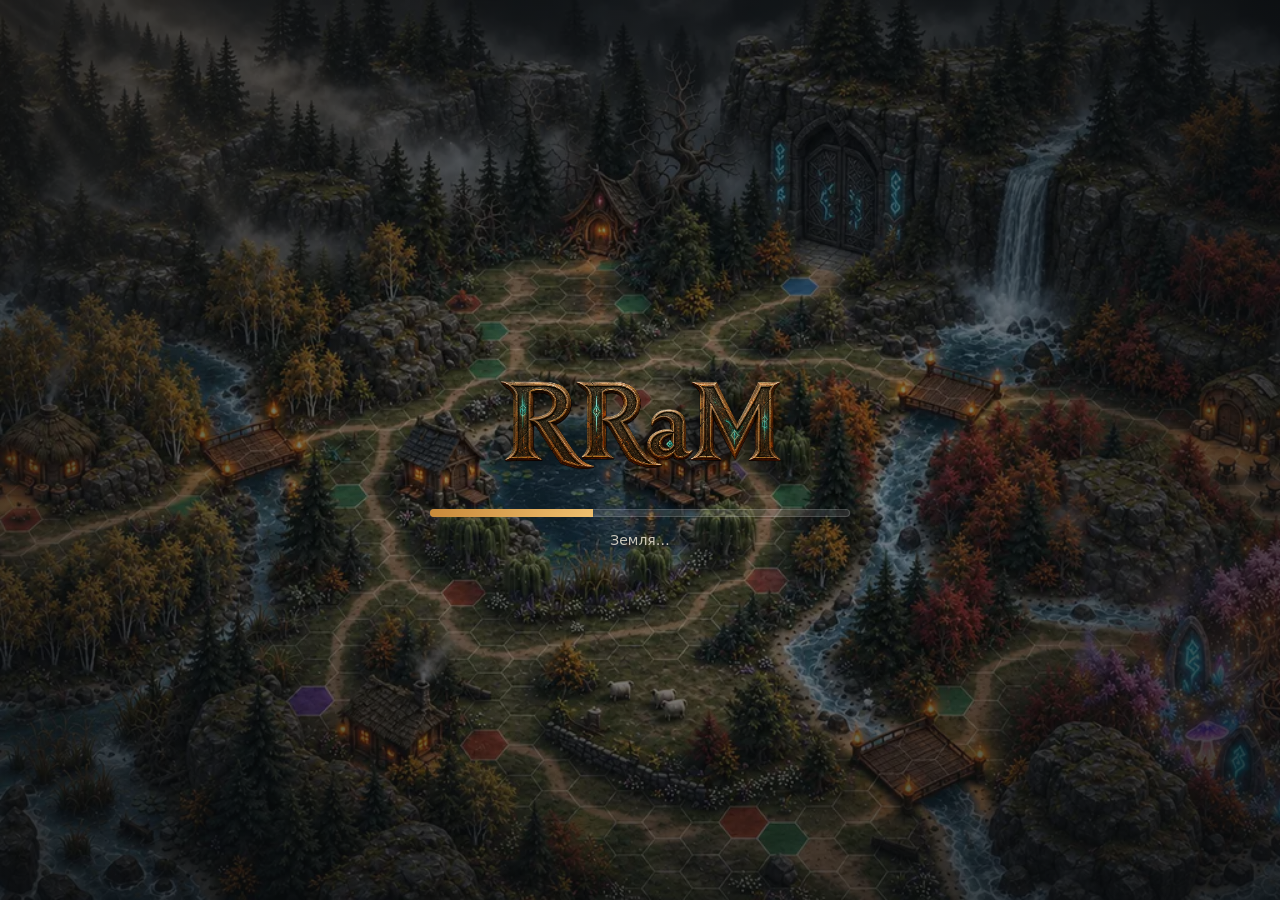
<file: board3d/index.html>
<!doctype html>
<html lang="ru">
<head>
  <meta charset="utf-8">
  <meta name="viewport" content="width=device-width, initial-scale=1, maximum-scale=1, user-scalable=no">
  <title>RRaM — прототип 3D-поля</title>
  <link rel="stylesheet" href="./board3d.css?v=6">
  <script type="importmap">
    { "imports": { "three": "./vendor/three/three.module.min.js" } }
  </script>
</head>
<body>
  <div id="stage"></div>

  <div id="loading">
    <div class="ld-card">
      <img class="ld-logo" src="../assets/ui/brand/rram-wordmark-v1-alpha.png" alt="RRaM">
      <div class="ld-bar"><i id="ld-fill"></i></div>
      <div class="ld-stage" id="ld-stage">Загрузка поля…</div>
    </div>
  </div>

  <div id="stats" aria-live="off">
    <div><b id="fps">—</b> FPS</div>
    <div>вызовов отрисовки: <span id="calls">—</span></div>
    <div>треугольников: <span id="tris">—</span></div>
    <div>загрузка: <span id="loadtime">—</span></div>
  </div>

  <div id="hint">
    Нажмите на фигурку, затем на подсвеченную клетку.
    <span class="desk">Левая кнопка — тянуть карту, правая — наклон, колесо — зум к курсору.</span>
    <span class="touch">Один палец — тянуть карту. Два пальца: развести — зум, вместе вверх-вниз — наклон.</span>
  </div>

  <div id="toolbar">
            <button data-act="reset" title="Вся карта">⌂</button>
    <button data-act="bridge">К мосту</button>
    <button data-act="forest" aria-pressed="true">Ёлки</button>
    <button data-act="shadows" aria-pressed="false">Тени</button>
    <button data-act="sprites" aria-pressed="false">2D-фигурки</button>
    <button data-act="quality">Чёткость: 1.5</button>
    <button data-act="bench">Тест FPS</button>
  </div>

  <script type="module" src="./board3d.js?v=1792843520"></script>
</body>
</html>
</file>
<file: board3d/board3d.css>
:root {
  --bg: #1b1712;
  --panel: rgba(24, 19, 14, .82);
  --text: #f1e6d2;
  --muted: #b9a888;
  --accent: #e0a64b;
  --border: rgba(224, 166, 75, .35);
}
html, body {
  margin: 0;
  height: 100%;
  overflow: hidden;
  background: var(--bg);
  color: var(--text);
  font: 14px/1.35 system-ui, "Segoe UI", Roboto, sans-serif;
  -webkit-user-select: none;
  user-select: none;
}
#stage, #stage canvas {
  position: fixed;
  inset: 0;
  width: 100%;
  height: 100%;
  display: block;
  touch-action: none;
}
#loading {
  position: fixed;
  inset: 0;
  display: grid;
  place-items: center;
  font-size: 18px;
  background: #121416 url('./data/splash-bg.webp') center / cover no-repeat;
  z-index: 5;
  transition: opacity .5s;
}
#loading::before { content: ''; position: absolute; inset: 0; background: radial-gradient(ellipse at center, rgba(10,12,14,.35), rgba(10,12,14,.85)); }
#loading.done { opacity: 0; pointer-events: none; }
.ld-card { position: relative; width: min(420px, 80vw); display: grid; gap: 14px; justify-items: center; color: #e8e2d2; }
.ld-logo { width: min(320px, 70vw); filter: drop-shadow(0 4px 18px rgba(0,0,0,.6)); }
.ld-bar { width: 100%; height: 8px; border-radius: 4px; background: rgba(255,255,255,.12); overflow: hidden; box-shadow: inset 0 0 0 1px rgba(255,255,255,.15); }
.ld-bar i { display: block; height: 100%; width: 0; background: linear-gradient(90deg, #c88a3a, #f0c070); transition: width .25s; }
.ld-stage { font-size: 14px; opacity: .85; text-shadow: 0 1px 6px #000; min-height: 1.2em; }
#loading[hidden] { display: none; }
#stats, #hint, #toolbar {
  position: fixed;
  background: var(--panel);
  border: 1px solid var(--border);
  border-radius: 10px;
  z-index: 2;
}
#stats {
  top: 12px;
  left: 12px;
  padding: 8px 10px;
  font-size: 12px;
  color: var(--muted);
  font-variant-numeric: tabular-nums;
}
#stats b { color: var(--accent); font-size: 18px; }
#hint {
  top: 12px;
  right: 12px;
  max-width: 300px;
  padding: 8px 10px;
  font-size: 12px;
  color: var(--muted);
}
#hint span { display: block; margin-top: 4px; }
.touch { display: none !important; }
@media (pointer: coarse) {
  .desk { display: none !important; }
  .touch { display: block !important; }
}
#toolbar {
  left: 50%;
  bottom: 12px;
  transform: translateX(-50%);
  display: flex;
  flex-wrap: wrap;
  justify-content: center;
  gap: 6px;
  padding: 6px;
  max-width: calc(100vw - 32px);
  box-sizing: border-box;
}
#toolbar button {
  min-width: 42px;
  min-height: 40px;
  padding: 0 10px;
  border: 1px solid var(--border);
  border-radius: 8px;
  background: #2c241b;
  color: var(--text);
  font: inherit;
  cursor: pointer;
}
#toolbar button[aria-pressed="true"] {
  background: #5a3f1c;
  border-color: var(--accent);
}
@media (max-width: 600px) {
  #hint { left: 12px; right: 12px; top: auto; bottom: 68px; max-width: none; }
  #toolbar {
    left: 12px;
    right: 12px;
    transform: none;
    flex-wrap: nowrap;
    justify-content: flex-start;
    overflow-x: auto;
    max-width: none;
  }
  #toolbar button { flex: none; padding: 0 8px; font-size: 13px; }
}
</file>
